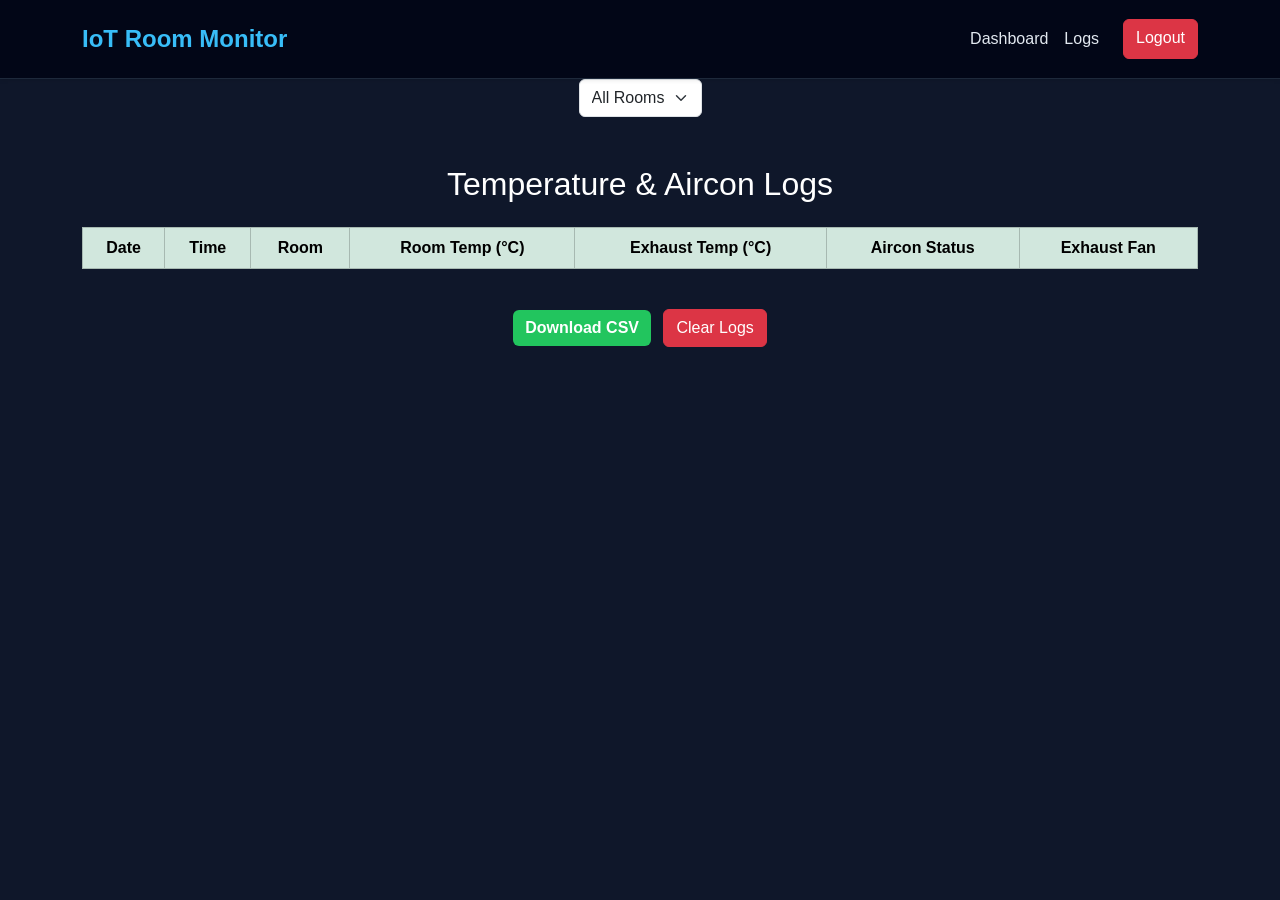
<file: dashboard/manager/logs_page/index.html>
<!DOCTYPE html>
<html lang="en">
<head>

<meta charset="UTF-8">
<meta name="viewport" content="width=device-width, initial-scale=1.0">

<title>IoT Room Monitor | Logs</title>

<link href="https://cdn.jsdelivr.net/npm/bootstrap@5.3.8/dist/css/bootstrap.min.css" rel="stylesheet">
<link rel="stylesheet" href="style.css">

</head>

<body>


<!-- NAVBAR -->

<nav class="navbar navbar-expand-lg bg-light shadow-sm py-3">

<div class="container">

<a class="navbar-brand fw-bold fs-4" href="index.php">
IoT Room Monitor
</a>

<button class="navbar-toggler" type="button" data-bs-toggle="collapse" data-bs-target="#navbarNav">
<span class="navbar-toggler-icon"></span>
</button>

<div class="collapse navbar-collapse" id="navbarNav">

<ul class="navbar-nav ms-auto">

<li class="nav-item">
<a class="nav-link" href="../../manager/index.php">Dashboard</a>
</li>

<li class="nav-item">
<a class="nav-link active" href="#">Logs</a>
</li>

<a href="login.html" class="btn btn-danger ms-3">Logout</a>

</ul>

</div>

</div>

</nav>

<div class="text-center mb-3">

<select id="roomFilter" class="form-select w-auto d-inline">
<option value="all">All Rooms</option>
<option value="Lab 1">Lab 1</option>
<option value="Lab 2">Lab 2</option>
</select>

</div>

<!-- LOG TABLE -->

<section class="container my-5">

<h2 class="text-center mb-4">Temperature & Aircon Logs</h2>

<div class="table-responsive">

<table class="table table-bordered table-hover text-center align-middle">

<thead class="table-success">

<tr>
<th>Date</th>
<th>Time</th>
<th>Room</th>
<th>Room Temp (°C)</th>
<th>Exhaust Temp (°C)</th>
<th>Aircon Status</th>
<th>Exhaust Fan</th>
</tr>

</thead>

<tbody id="logTable">

</tbody>

</table>

</div>


<!-- ACTION BUTTONS -->

<div class="text-center mt-4">

<button class="btn btn-success" onclick="downloadCSV()">
Download CSV
</button>

<button class="btn btn-danger ms-2" id="clearLogs">
Clear Logs
</button>

</div>

</section>


<script src="script.js"></script>

<script src="https://cdn.jsdelivr.net/npm/bootstrap@5.3.8/dist/js/bootstrap.bundle.min.js"></script>

</body>
</html>
</file>
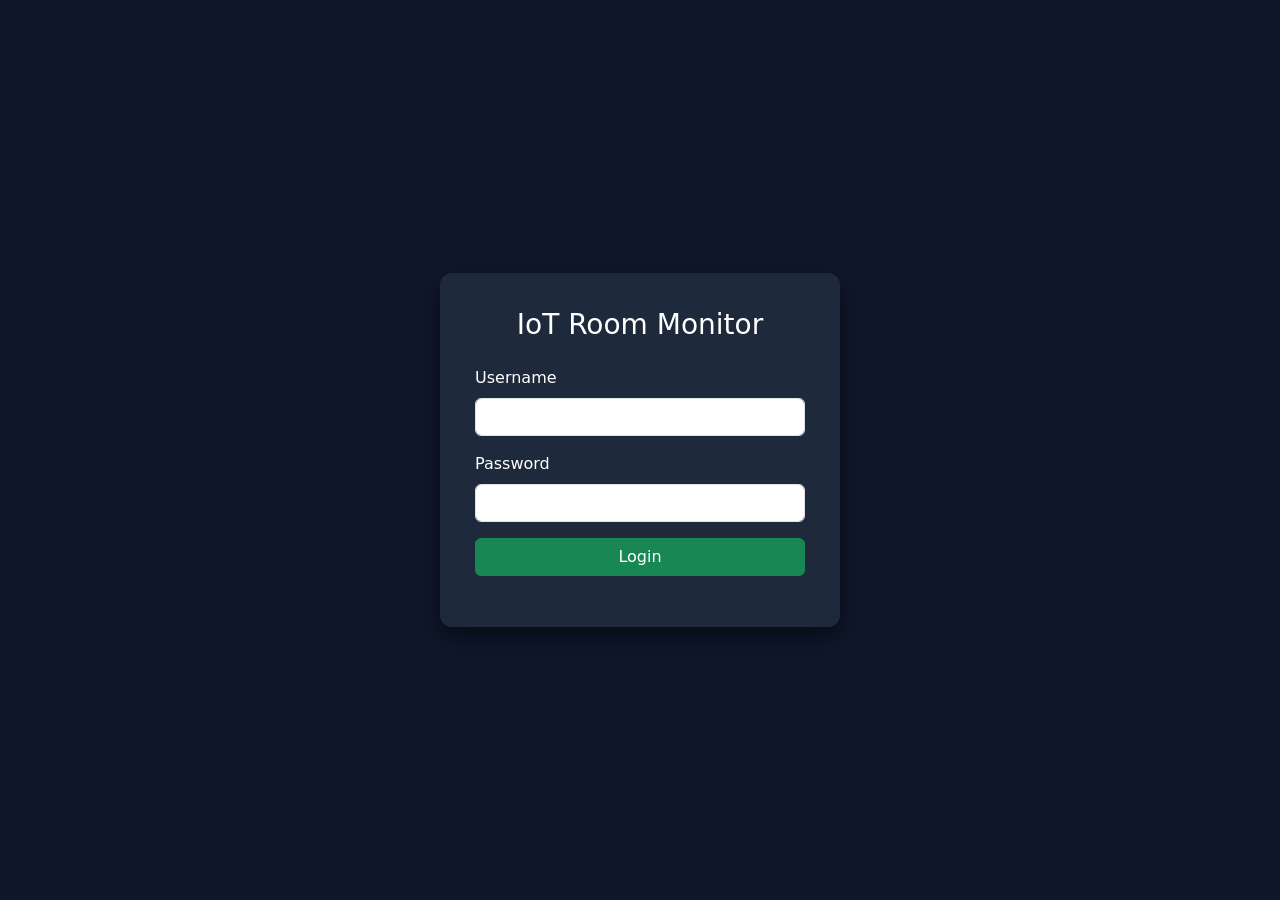
<file: login.html>
<!DOCTYPE html>
<html lang="en">
<head>

<meta charset="UTF-8">
<meta name="viewport" content="width=device-width, initial-scale=1.0">

<title>Login | IoT Room Monitor</title>

<link href="https://cdn.jsdelivr.net/npm/bootstrap@5.3.8/dist/css/bootstrap.min.css" rel="stylesheet">

<style>

body{
background:#0f172a;
display:flex;
justify-content:center;
align-items:center;
height:100vh;
color:white;
}

.login-card{
width:400px;
padding:35px;
background:#1e293b;
border-radius:12px;
box-shadow:0 10px 25px rgba(0,0,0,0.5);
}

</style>

</head>

<body>

<div class="login-card">

<h3 class="text-center mb-4">IoT Room Monitor</h3>

<form id="loginForm">

<div class="mb-3">
<label class="form-label">Username</label>
<input type="text" id="username" class="form-control" required>
</div>

<div class="mb-3">
<label class="form-label">Password</label>
<input type="password" id="password" class="form-control" required>
</div>

<div class="d-grid">
<button type="submit" class="btn btn-success">Login</button>
</div>

<p class="text-danger text-center mt-3" id="errorMsg"></p>

</form>

</div>

<script>

document.addEventListener("DOMContentLoaded", function(){

document.getElementById("loginForm").addEventListener("submit", function(e){

e.preventDefault();

const username = document.getElementById("username").value;
const password = document.getElementById("password").value;

const correctUser = "admin";
const correctPass = "1234";

if(username === correctUser && password === correctPass){

localStorage.setItem("loggedIn","true");

window.location.href = "Web.php";

}else{

document.getElementById("errorMsg").innerText = "Invalid username or password";

}

});

});

</script>

</body>
</html>
</file>
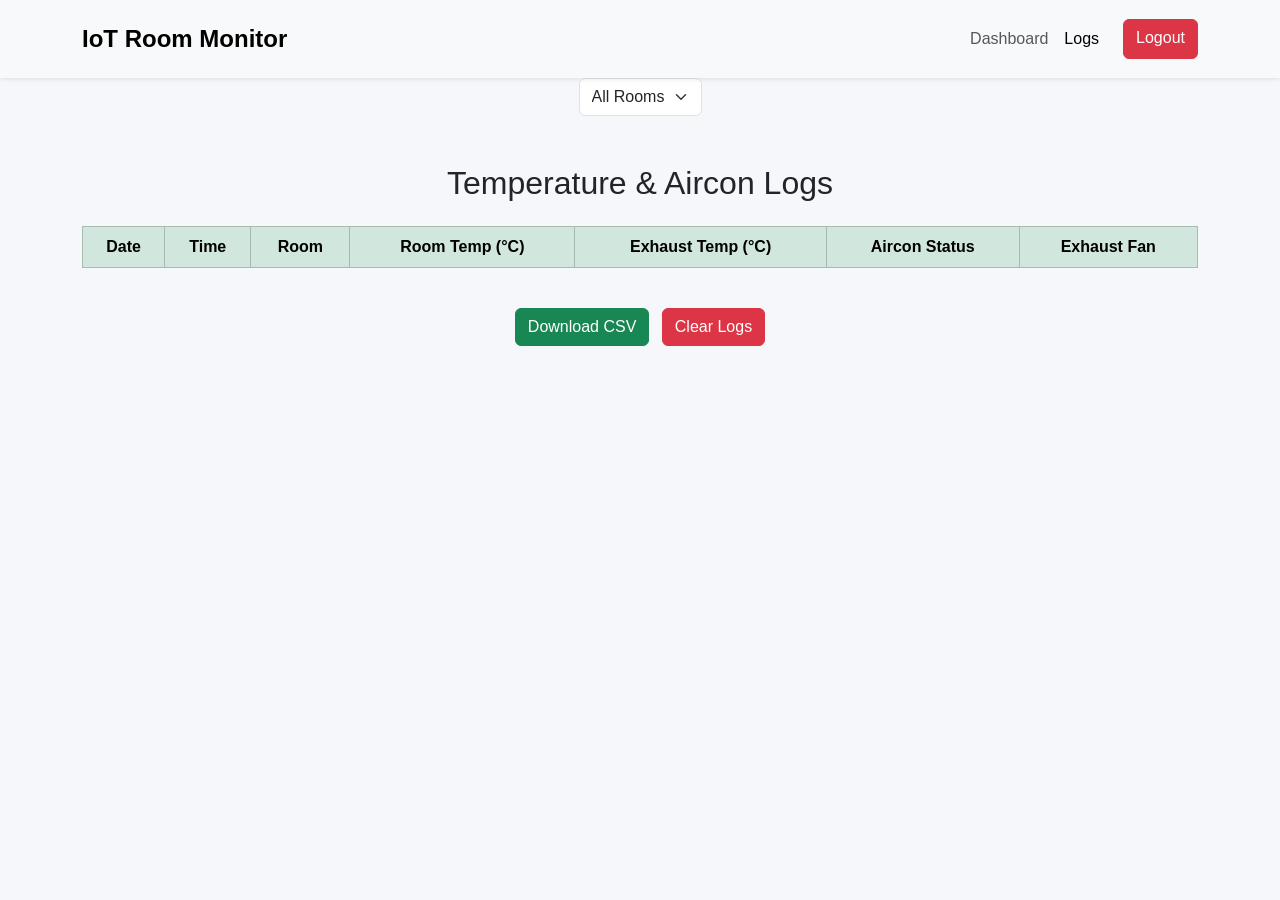
<file: logs.html>
<!DOCTYPE html>
<html lang="en">
<head>

<meta charset="UTF-8">
<meta name="viewport" content="width=device-width, initial-scale=1.0">

<title>IoT Room Monitor | Logs</title>

<link href="https://cdn.jsdelivr.net/npm/bootstrap@5.3.8/dist/css/bootstrap.min.css" rel="stylesheet">
<link rel="stylesheet" href="style.css">

</head>

<body>


<!-- NAVBAR -->

<nav class="navbar navbar-expand-lg bg-light shadow-sm py-3">

<div class="container">

<a class="navbar-brand fw-bold fs-4" href="Web.php">
IoT Room Monitor
</a>

<button class="navbar-toggler" type="button" data-bs-toggle="collapse" data-bs-target="#navbarNav">
<span class="navbar-toggler-icon"></span>
</button>

<div class="collapse navbar-collapse" id="navbarNav">

<ul class="navbar-nav ms-auto">

<li class="nav-item">
<a class="nav-link" href="Web.php">Dashboard</a>
</li>

<li class="nav-item">
<a class="nav-link active" href="#">Logs</a>
</li>

<a href="logout.php" class="btn btn-danger ms-3">Logout</a>

</ul>

</div>

</div>

</nav>

<div class="text-center mb-3">

<select id="roomFilter" class="form-select w-auto d-inline">
<option value="all">All Rooms</option>
<option value="Lab 1">Lab 1</option>
<option value="Lab 2">Lab 2</option>
</select>

</div>

<!-- LOG TABLE -->

<section class="container my-5">

<h2 class="text-center mb-4">Temperature & Aircon Logs</h2>

<div class="table-responsive">

<table class="table table-bordered table-hover text-center align-middle">

<thead class="table-success">

<tr>
<th>Date</th>
<th>Time</th>
<th>Room</th>
<th>Room Temp (°C)</th>
<th>Exhaust Temp (°C)</th>
<th>Aircon Status</th>
<th>Exhaust Fan</th>
</tr>

</thead>

<tbody id="logTable">

</tbody>

</table>

</div>


<!-- ACTION BUTTONS -->

<div class="text-center mt-4">

<button class="btn btn-success" onclick="downloadCSV()">
Download CSV
</button>

<button class="btn btn-danger ms-2" id="clearLogs">
Clear Logs
</button>

</div>

</section>


<script src="logs.js"></script>

<script src="https://cdn.jsdelivr.net/npm/bootstrap@5.3.8/dist/js/bootstrap.bundle.min.js"></script>

</body>
</html>
</file>
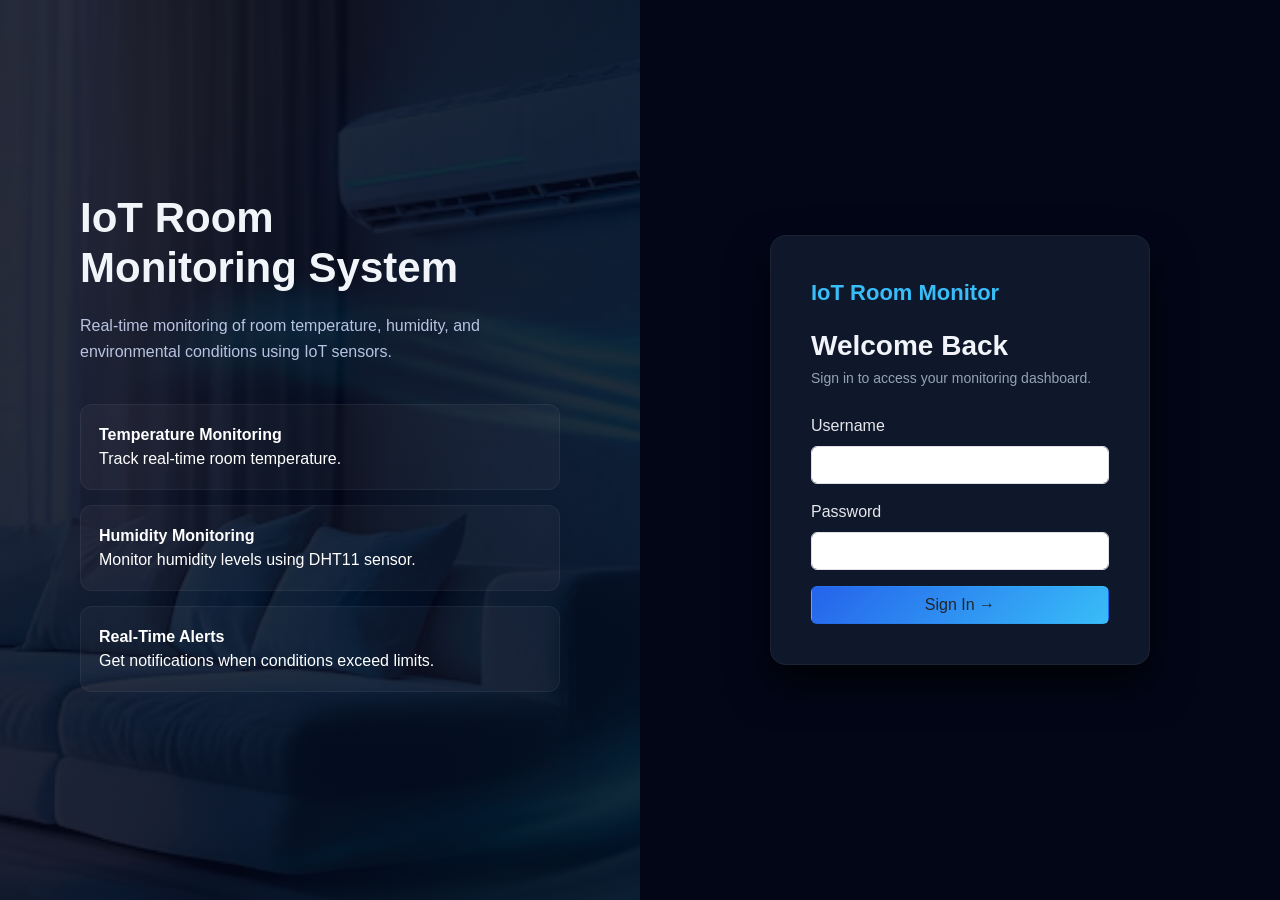
<file: login/login.html>
<!DOCTYPE html>
<html lang="en">
<head>

<meta charset="UTF-8">
<meta name="viewport" content="width=device-width, initial-scale=1.0">

<title>Login | IoT Room Monitor</title>

<link rel="stylesheet" href="style.css">
<link href="https://cdn.jsdelivr.net/npm/bootstrap@5.3.3/dist/css/bootstrap.min.css" rel="stylesheet">


</head>

<body>

<!-- LEFT SIDE -->

<div class="left-panel">

<h1>IoT Room<br>Monitoring System</h1>

<p>
Real-time monitoring of room temperature, humidity, and environmental conditions using IoT sensors.
</p>

<div class="feature">
<strong>Temperature Monitoring</strong><br>
Track real-time room temperature.
</div>

<div class="feature">
<strong>Humidity Monitoring</strong><br>
Monitor humidity levels using DHT11 sensor.
</div>

<div class="feature">
<strong>Real-Time Alerts</strong><br>
Get notifications when conditions exceed limits.
</div>

</div>

<!-- RIGHT SIDE -->

<div class="right-panel">

<div class="login-card">

<div class="logo">IoT Room Monitor</div>

<h3>Welcome Back</h3>
<p>Sign in to access your monitoring dashboard.</p>

<form action="login_process.php" method="POST">

<div class="mb-3">
<label class="form-label">Username</label>
<input type="text" name="username" class="form-control" required>
</div>

<div class="mb-3">
<label class="form-label">Password</label>
<input type="password" name="password" class="form-control" required>
</div>

<div class="d-grid">
<button class="btn btn-login">Sign In →</button>
</div>

</form>

</div>

</div>

</body>
</html>
</file>
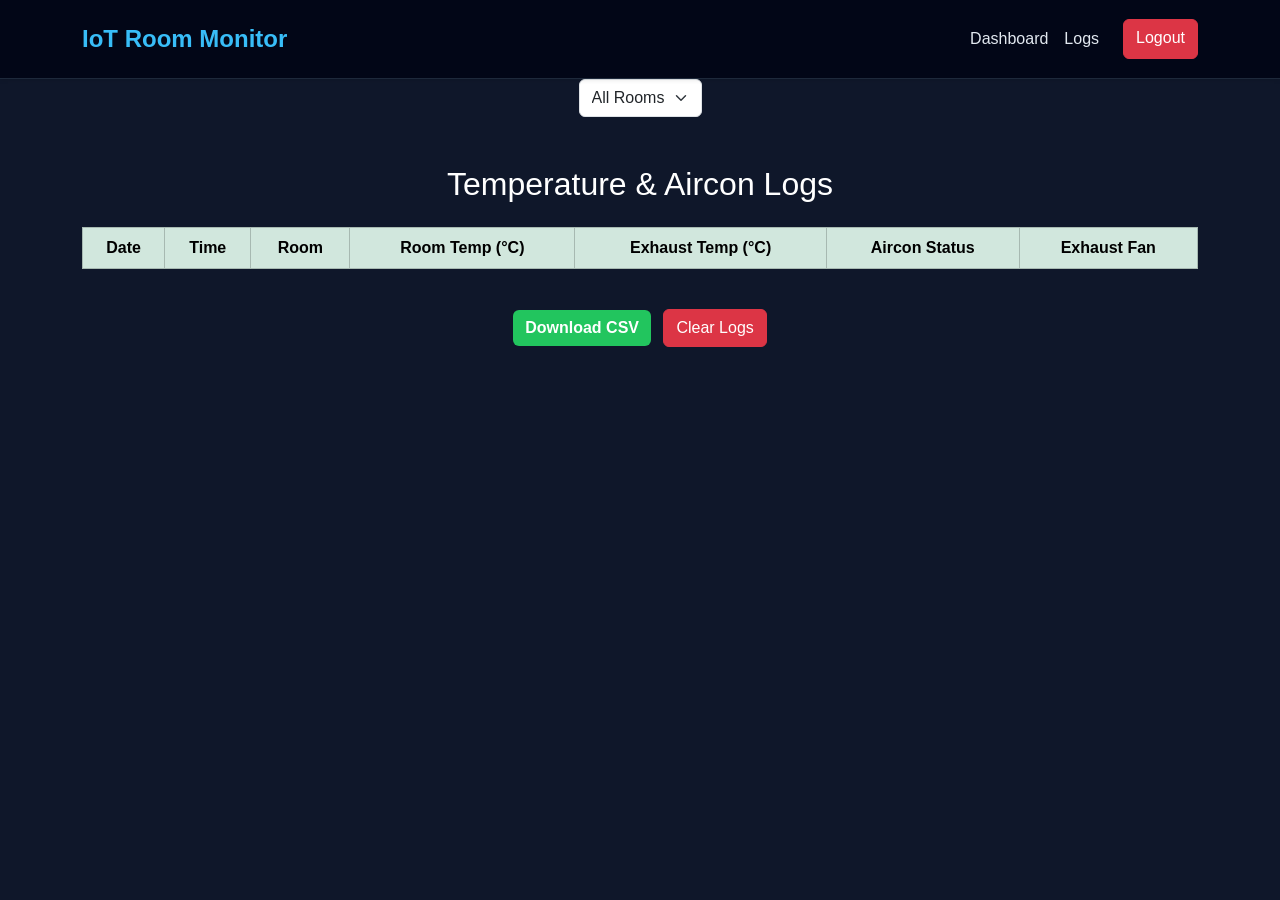
<file: dashboard/user/logs.html>
<!DOCTYPE html>
<html lang="en">
<head>

<meta charset="UTF-8">
<meta name="viewport" content="width=device-width, initial-scale=1.0">

<title>IoT Room Monitor | Logs</title>

<link href="https://cdn.jsdelivr.net/npm/bootstrap@5.3.8/dist/css/bootstrap.min.css" rel="stylesheet">
<link rel="stylesheet" href="style.css">

</head>

<body>


<!-- NAVBAR -->

<nav class="navbar navbar-expand-lg bg-light shadow-sm py-3">

<div class="container">

<a class="navbar-brand fw-bold fs-4" href="index.php">
IoT Room Monitor
</a>

<button class="navbar-toggler" type="button" data-bs-toggle="collapse" data-bs-target="#navbarNav">
<span class="navbar-toggler-icon"></span>
</button>

<div class="collapse navbar-collapse" id="navbarNav">

<ul class="navbar-nav ms-auto">

<li class="nav-item">
<a class="nav-link" href="index.php">Dashboard</a>
</li>

<li class="nav-item">
<a class="nav-link active" href="#">Logs</a>
</li>

<a href="login.html" class="btn btn-danger ms-3">Logout</a>

</ul>

</div>

</div>

</nav>

<div class="text-center mb-3">

<select id="roomFilter" class="form-select w-auto d-inline">
<option value="all">All Rooms</option>
<option value="Lab 1">Lab 1</option>
<option value="Lab 2">Lab 2</option>
</select>

</div>

<!-- LOG TABLE -->

<section class="container my-5">

<h2 class="text-center mb-4">Temperature & Aircon Logs</h2>

<div class="table-responsive">

<table class="table table-bordered table-hover text-center align-middle">

<thead class="table-success">

<tr>
<th>Date</th>
<th>Time</th>
<th>Room</th>
<th>Room Temp (°C)</th>
<th>Exhaust Temp (°C)</th>
<th>Aircon Status</th>
<th>Exhaust Fan</th>
</tr>

</thead>

<tbody id="logTable">

</tbody>

</table>

</div>


<!-- ACTION BUTTONS -->

<div class="text-center mt-4">

<button class="btn btn-success" onclick="downloadCSV()">
Download CSV
</button>

<button class="btn btn-danger ms-2" id="clearLogs">
Clear Logs
</button>

</div>

</section>


<script src="logs.js"></script>

<script src="https://cdn.jsdelivr.net/npm/bootstrap@5.3.8/dist/js/bootstrap.bundle.min.js"></script>

</body>
</html>
</file>
<file: dashboard/manager/logs_page/style.css>
body{
background:#0f172a;
font-family:Arial, sans-serif;
color:#e2e8f0;
}

/* Navbar */

.navbar{
background:#020617 !important;
border-bottom:1px solid #1e293b;
}

.navbar-brand{
color:#38bdf8 !important;
}

.nav-link{
color:#e2e8f0 !important;
}

.nav-link:hover{
color:#38bdf8 !important;
}

/* Cards */

.card{
background:#1e293b;
border:none;
border-radius:14px;
box-shadow:0 10px 25px rgba(0,0,0,0.5);
}

.card-header{
background:#334155;
color:#f1f5f9;
font-weight:bold;
border-bottom:none;
}


.card-body{
color:#e2e8f0;
}

p{
color:#cbd5f5;
}

.text-muted{
color:#94a3b8 !important;
}

h1,h2,h3,h4,h5,h6{
color:#ffffff;
}

/* Alert */

.alert{
background:#1e293b;
border:none;
color:#e2e8f0;
}

/* Map */

#map{
height:400px;
width:100%;
border-radius:10px;
border:1px solid #334155;
}

/* Chart */

canvas{
max-height:300px;
}

/* Buttons */

.btn-success{
background:#22c55e;
border:none;
font-weight:bold;
}

.btn-success:hover{
background:#16a34a;
}

/* Temperature */

#temp{
color:#ef4444;
}

/* Status */

#acStatus{
color:#22c55e;
}

#fanStatus{
color:#38bdf8;
}

/* Runtime */

#acRuntime{
color:#facc15;
font-weight:bold;
}

/* Hover effect */

.card:hover{
transform:translateY(-3px);
transition:0.3s;
}

#acStatus{
color:#22c55e;
font-size:32px;
font-weight:bold;
}

#fanStatus{
color:#ef4444;
font-size:32px;
font-weight:bold;
}
</file>
<file: style.css>
body{
background:#f5f7fa;
font-family:Arial;
}

.navbar{
background:rgb(173,212,252);
}

.status-card{
background:white;
padding:25px;
border-radius:10px;
box-shadow:0 2px 10px rgba(0,0,0,0.1);
}

.label{
font-size:18px;
}

.value{
font-size:32px;
font-weight:bold;
}

.temp{
color:red;
}

#map{
height:400px;
width:100%;
border-radius:10px;
}

canvas{
max-height:300px;
}
</file>
<file: login/style.css>
*{
margin:0;
padding:0;
box-sizing:border-box;
font-family:'Segoe UI', sans-serif;
}

/* BODY */

body{
height:100vh;
display:flex;
background:#020617;
color:white;
}

/* LEFT PANEL */

.left-panel{
width:50%;
padding:80px;
display:flex;
flex-direction:column;
justify-content:center;
position:relative;
overflow:hidden;

background:
linear-gradient(rgba(2,6,23,0.85), rgba(2,6,23,0.85)),
url('images/air-conditioning-unit-cool-blue-airflow-modern-interior-living-room-soft-lighting-comfortable-sofa_1048363-12199.avif');

background-size:cover;
background-position:center;
background-repeat:no-repeat;
}


.left-panel h1{
font-size:42px;
font-weight:700;
margin-bottom:20px;
color:#f1f5f9;
}

.left-panel p{
opacity:0.9;
margin-bottom:40px;
line-height:1.6;
color:#cbd5f5;
}

/* FEATURE CARDS */

.feature{
background:rgba(233, 231, 231, 0.04);
padding:18px;
border-radius:12px;
margin-bottom:15px;
transition:0.3s;
border:1px solid rgba(255,255,255,0.05);
color: #ffffff;

}

.feature:hover{
transform:translateY(-5px);
background:rgba(0, 101, 252, 0.26);
}

/* RIGHT PANEL */

.right-panel{
width:50%;
display:flex;
justify-content:center;
align-items:center;
background:#020617;
}

/* LOGIN CARD */

.login-card{
width:380px;
padding:40px;
border-radius:16px;
background:#0f172a;
box-shadow:0 20px 40px rgba(0,0,0,0.7);
color:#e5e7eb;
transition:0.3s;
border:1px solid rgba(255, 255, 255, 0.05);
}

.login-card:hover{
transform:translateY(-5px);
}

/* LOGO */

.logo{
font-weight:700;
font-size:22px;
margin-bottom:20px;
color:#38bdf8;
}

/* HEADINGS */

.login-card h3{
font-weight:700;
margin-bottom:5px;
color:#f1f5f9;
}

.login-card p{
font-size:14px;
color:#94a3b8;
margin-bottom:25px;
}

/* INPUTS */

.form-control{
border-radius:10px;
padding:12px;
border:1px solid #334155;
background:#020617;
color:#f1f5f9;
}

.form-control::placeholder{
color:#006aff;
}

.form-control:focus{
border-color:#38bdf8;
box-shadow:0 0 6px rgba(56,189,248,0.4);
background:#020617;
color:white;
}

/* BUTTON */

.btn-login{
background:linear-gradient(135deg,#2563eb,#38bdf8);
color:white;
font-weight:600;
padding:12px;
border-radius:10px;
transition:0.3s;
border:none;
}

.btn-login:hover{
transform:scale(1.05);
background:linear-gradient(135deg,#1d4ed8,#0ea5e9);
}

/* FOOTER */

.footer-text{
text-align:center;
margin-top:15px;
font-size:12px;
color:#0b4aa1;
}

/* RESPONSIVE */

@media(max-width:900px){

body{
flex-direction:column;
}

.left-panel{
width:100%;
padding:40px;
}

.right-panel{
width:100%;
padding:40px;
}

}
</file>
<file: dashboard/user/style.css>
body{
background:#0f172a;
font-family:Arial, sans-serif;
color:#e2e8f0;
}

/* Navbar */

.navbar{
background:#020617 !important;
border-bottom:1px solid #1e293b;
}

.navbar-brand{
color:#38bdf8 !important;
}

.nav-link{
color:#e2e8f0 !important;
}

.nav-link:hover{
color:#38bdf8 !important;
}

/* Cards */

.card{
background:#1e293b;
border:none;
border-radius:14px;
box-shadow:0 10px 25px rgba(0,0,0,0.5);
}

.card-header{
background:#334155;
color:#f1f5f9;
font-weight:bold;
border-bottom:none;
}


.card-body{
color:#e2e8f0;
}

p{
color:#cbd5f5;
}

.text-muted{
color:#94a3b8 !important;
}

h1,h2,h3,h4,h5,h6{
color:#ffffff;
}

/* Alert */

.alert{
background:#1e293b;
border:none;
color:#e2e8f0;
}

/* Map */

#map{
height:400px;
width:100%;
border-radius:10px;
border:1px solid #334155;
}

/* Chart */

canvas{
max-height:300px;
}

/* Buttons */

.btn-success{
background:#22c55e;
border:none;
font-weight:bold;
}

.btn-success:hover{
background:#16a34a;
}

/* Temperature */

#temp{
color:#ef4444;
}

/* Status */

#acStatus{
color:#22c55e;
}

#fanStatus{
color:#38bdf8;
}

/* Runtime */

#acRuntime{
color:#facc15;
font-weight:bold;
}

/* Hover effect */

.card:hover{
transform:translateY(-3px);
transition:0.3s;
}

#acStatus{
color:#22c55e;
font-size:32px;
font-weight:bold;
}

#fanStatus{
color:#ef4444;
font-size:32px;
font-weight:bold;
}
</file>
